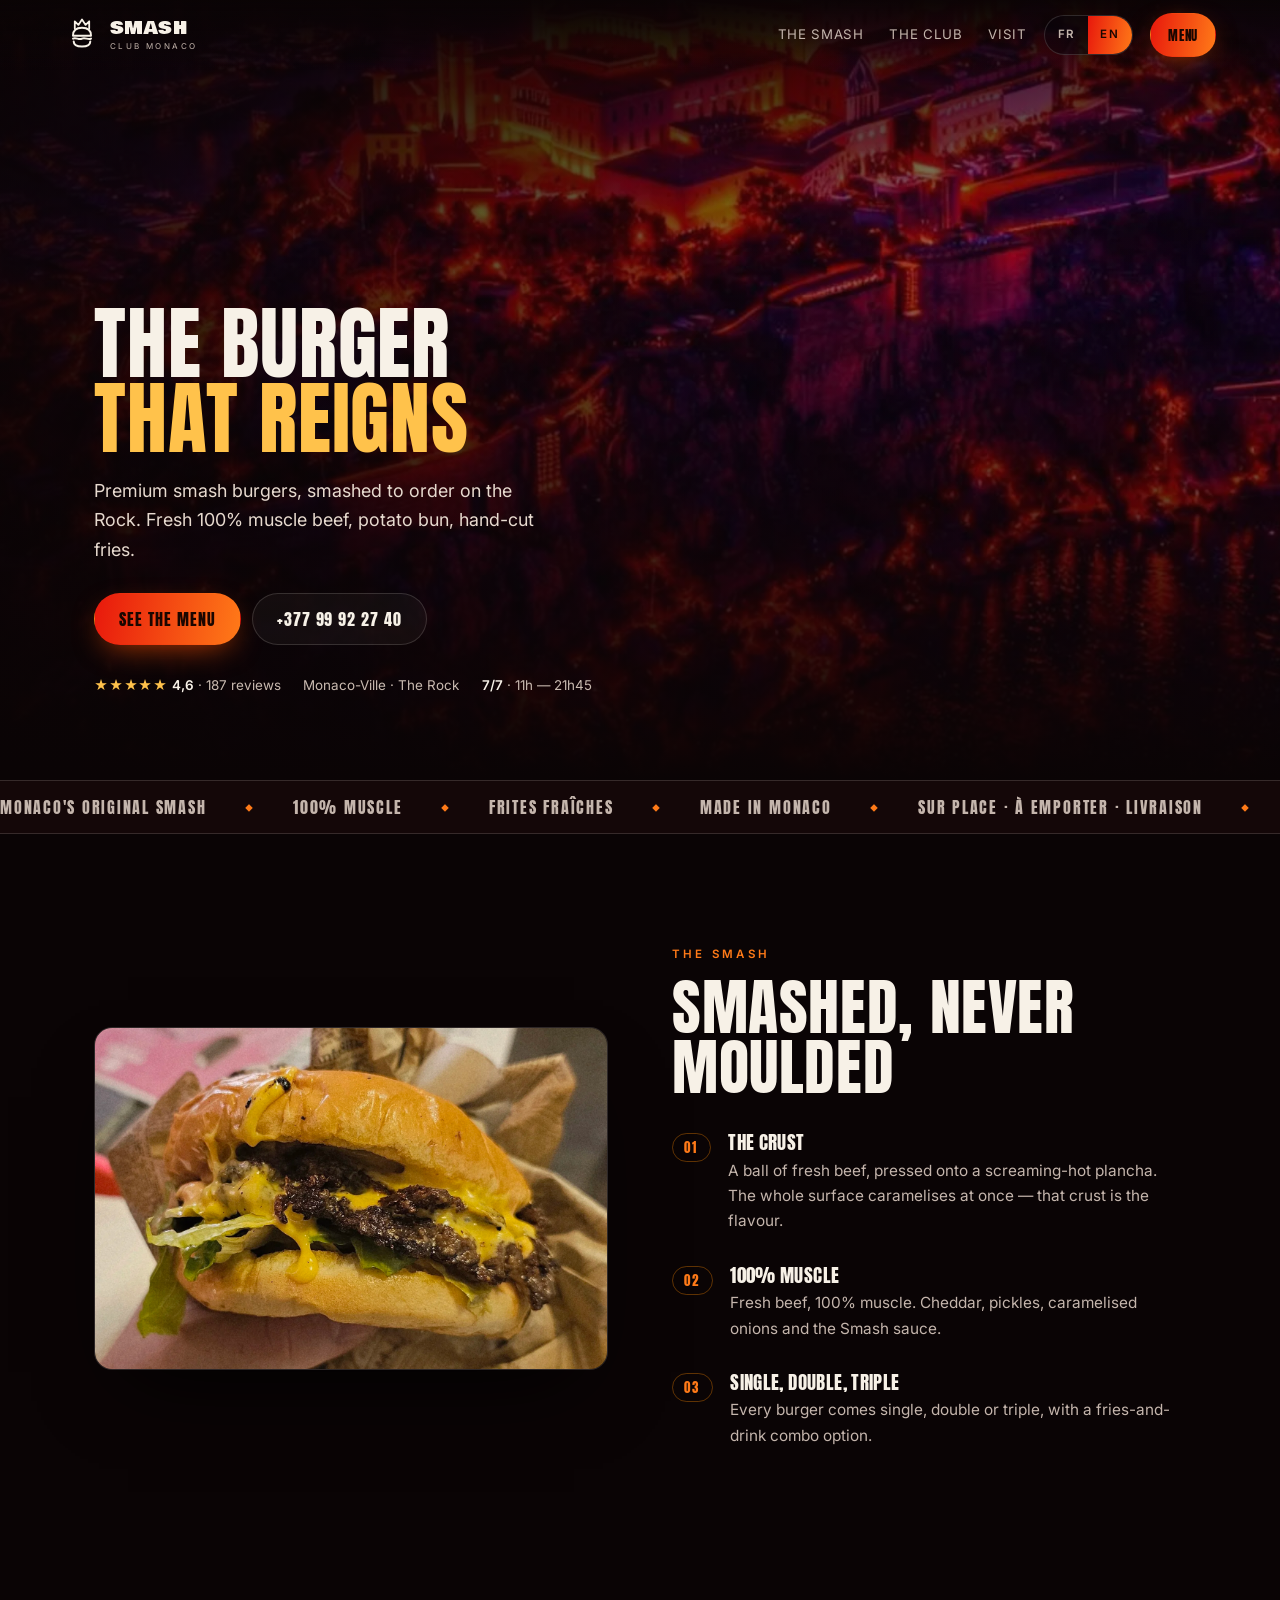
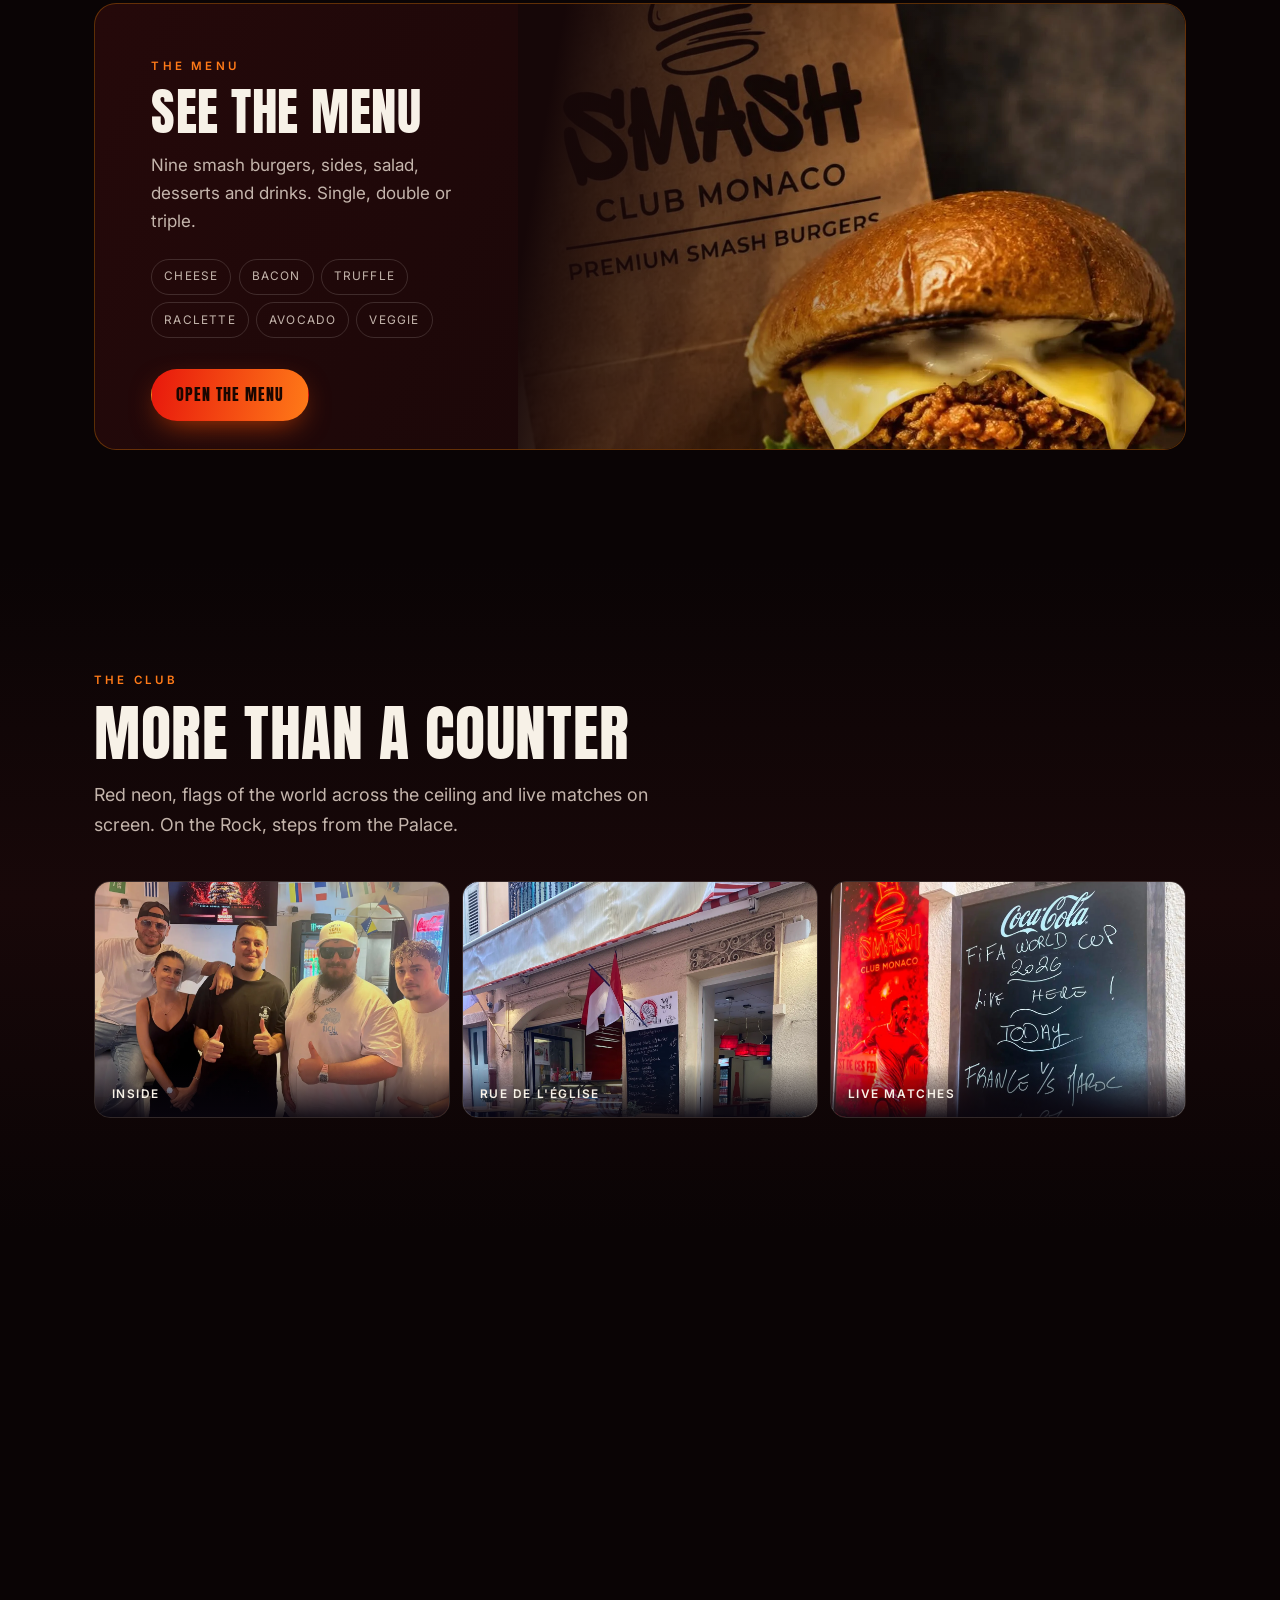
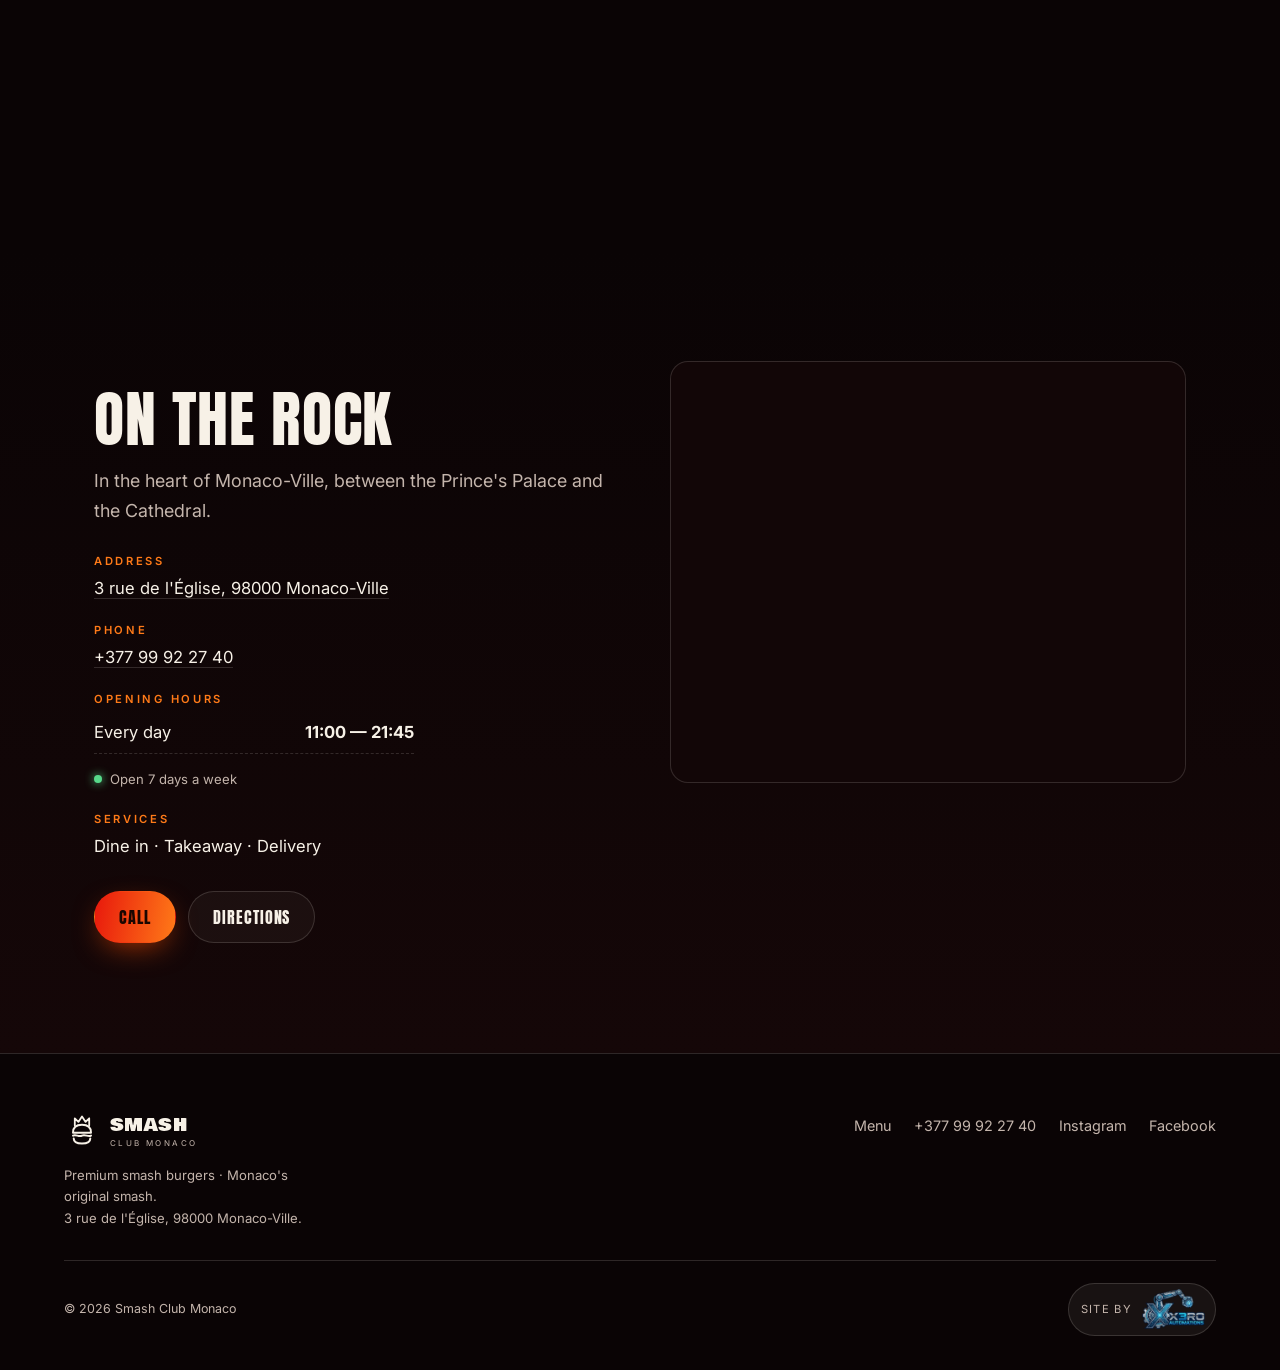
<file: docs/index.html>
<!doctype html>
<html lang="fr">
<head>
<meta charset="utf-8">
<meta name="viewport" content="width=device-width,initial-scale=1,viewport-fit=cover">
<!-- UNAPPROVED PREVIEW under the client's brand — stays out of the index until they sign off. -->
<meta name="robots" content="noindex,nofollow">
<title>Smash Club Monaco — Le burger qui règne · Monaco-Ville</title>
<meta name="description" content="Smash Club Monaco — premium smash burgers sur le Rocher, 3 rue de l'Église. Viande de bœuf fraîche 100% muscle, frites fraîches, 7/7 de 11h à 21h45. Sur place, à emporter, livraison.">
<meta name="theme-color" content="#0A0405">
<meta property="og:title" content="Smash Club Monaco — Le burger qui règne">
<meta property="og:description" content="Premium smash burgers à Monaco-Ville. 4,6★ · 7/7 de 11h à 21h45.">
<meta property="og:image" content="assets/hero-bg.webp">
<meta property="og:type" content="website">
<link rel="preconnect" href="https://fonts.googleapis.com">
<link rel="preconnect" href="https://fonts.gstatic.com" crossorigin>
<link href="https://fonts.googleapis.com/css2?family=Anton&family=Bowlby+One&family=Inter:wght@400;500;600;700&display=swap" rel="stylesheet">
<link rel="stylesheet" href="assets/css/core.css">
<link rel="icon" href="data:image/svg+xml,%3Csvg xmlns='http://www.w3.org/2000/svg' viewBox='0 0 100 100'%3E%3Crect width='100' height='100' rx='22' fill='%230A0405'/%3E%3Cg fill='none' stroke='%23FF7A18' stroke-width='6' stroke-linecap='round' stroke-linejoin='round'%3E%3Cpath d='M30 32V12l10 10 10-15 10 15 10-10v20'/%3E%3Cpath d='M25 52c0-15 10-22 25-22s25 7 25 22z'/%3E%3Cpath d='M25 60c8-5 16 5 25 0s17 5 25 0'/%3E%3Cpath d='M27 68c0 9 10 14 23 14s23-5 23-14'/%3E%3C/g%3E%3C/svg%3E">
<style>
/* ============ shell ============ */
.wrap{max-width:var(--maxw);margin:0 auto;padding-inline:var(--pad)}
.eyebrow{font:600 .72rem/1 var(--body);letter-spacing:.28em;text-transform:uppercase;color:var(--neon-2);display:block;margin-bottom:1rem}
.h2{font-size:clamp(2rem,5.4vw,3.9rem);line-height:.97}
.lead{color:var(--cream-dim);font-size:clamp(1rem,1.7vw,1.12rem);max-width:56ch;margin-top:1.05rem}
section{position:relative}

/* one calm reveal, used everywhere */
[data-reveal]{opacity:0;transform:translateY(20px);
  transition:opacity .7s cubic-bezier(.22,.8,.3,1),transform .7s cubic-bezier(.22,.8,.3,1)}
[data-reveal].in{opacity:1;transform:none}
@media (prefers-reduced-motion:reduce){[data-reveal]{opacity:1;transform:none}}

/* ============ nav ============ */
.nav{position:fixed;inset:0 0 auto;z-index:60;padding:.8rem var(--pad);
  display:flex;align-items:center;gap:1.1rem;
  background:linear-gradient(#0A0405E6,#0A040500);
  transition:background .35s ease,box-shadow .35s ease,backdrop-filter .35s ease}
.nav.stuck{background:#0A0405F5;backdrop-filter:blur(10px);box-shadow:0 1px 0 var(--line)}
.nav .logo{color:var(--cream);margin-right:auto}
.nav-links{display:flex;gap:1.6rem;font-size:.83rem;letter-spacing:.05em;text-transform:uppercase}
.nav-links a{text-decoration:none;color:var(--cream-dim);transition:color .25s}
.nav-links a:hover{color:var(--gold)}
.nav .btn{min-height:44px;font-size:.84rem;padding:0 1.05rem}
@media (max-width:980px){.nav-links{display:none}}

/* ============ hero — full-bleed cinematic band ============ */
.hero{position:relative;min-height:min(92svh,780px);display:flex;align-items:flex-end;
  padding:150px 0 clamp(48px,7vw,84px);overflow:clip;isolation:isolate}
.hero-bg{position:absolute;inset:0;z-index:-2}
.hero-bg img{width:100%;height:100%;object-fit:cover;object-position:center 42%}
/* scrim: keeps type readable over the photo, warm at the edges */
.hero::before{content:"";position:absolute;inset:0;z-index:-1;
  background:
    linear-gradient(180deg,rgba(10,4,5,.86) 0%,rgba(10,4,5,.28) 32%,rgba(10,4,5,.74) 78%,#0A0405 100%),
    linear-gradient(90deg,rgba(10,4,5,.88) 0%,rgba(10,4,5,.24) 60%,transparent 100%)}
.hero>.wrap{width:100%}   /* flex child would otherwise shrink to content and self-centre */
.hero-in{position:relative;z-index:1;max-width:640px}
.hero h1{font-size:clamp(2.6rem,6.4vw,5rem);line-height:.94}
.hero h1 em{font-style:normal;display:block;color:var(--gold)}
.hero .sub{margin-top:1.2rem;font-size:clamp(1rem,1.7vw,1.12rem);color:#E7DACF;max-width:40ch}
.hero-cta{display:flex;flex-wrap:wrap;gap:.7rem;margin-top:1.8rem}
.hero-meta{display:flex;flex-wrap:wrap;gap:.4rem 1.4rem;margin-top:1.8rem;font-size:.84rem;color:#C9BAB0;align-items:center}
.hero-meta b{color:var(--cream);font-weight:600}
.stars{color:var(--gold);letter-spacing:.06em}

.hero-fade{opacity:0;transform:translateY(14px);animation:heroIn .8s cubic-bezier(.22,.8,.3,1) forwards}
.f1{animation-delay:.05s}.f2{animation-delay:.15s}.f3{animation-delay:.25s}.f4{animation-delay:.35s}.f5{animation-delay:.45s}
@keyframes heroIn{to{opacity:1;transform:none}}
@media (prefers-reduced-motion:reduce){.hero-fade{animation:none;opacity:1;transform:none}}

@media (max-width:400px){
  .nav{gap:.55rem;padding-inline:16px}
  .nav .btn{padding:0 .85rem;font-size:.8rem}
}
@media (max-width:900px){
  .hero{min-height:78svh;padding:132px 0 54px;background-color:#0A0405}
  .hero-bg img{object-position:center 46%}
  .hero::before{background:linear-gradient(180deg,rgba(10,4,5,.84) 0%,rgba(10,4,5,.44) 30%,rgba(10,4,5,.84) 74%,#0A0405 100%)}
  .hero h1{font-size:clamp(2.3rem,9.6vw,3.3rem)}
}

/* ============ ticker ============ */
.ticker{border-block:1px solid var(--line);background:#140708;overflow:hidden;padding:.8rem 0}
.ticker-in{display:flex;gap:2.4rem;width:max-content;animation:slide 46s linear infinite}
.ticker span{font-family:var(--display);font-size:1rem;letter-spacing:.11em;color:var(--cream-dim);white-space:nowrap;text-transform:uppercase}
.ticker span::after{content:"\25C6";color:var(--neon-2);margin-left:2.4rem;font-size:.66em;vertical-align:middle}
@keyframes slide{to{transform:translateX(-50%)}}
@media (prefers-reduced-motion:reduce){.ticker-in{animation:none}}

/* ============ story ============ */
.story{padding:clamp(72px,9vw,120px) 0}
.story-in{display:grid;grid-template-columns:1fr 1fr;gap:clamp(28px,5vw,72px);align-items:center}
.story-img img{width:100%;height:auto;border-radius:18px;aspect-ratio:3/2;object-fit:cover;
  box-shadow:0 36px 80px -34px #000;border:1px solid var(--line)}
.steps{display:grid;gap:2rem;margin-top:2.2rem}
.step{display:grid;grid-template-columns:auto 1fr;gap:1.1rem;align-items:start}
.step .n{font-family:var(--display);font-size:.82rem;color:var(--neon-2);letter-spacing:.16em;
  border:1px solid rgba(255,138,0,.35);border-radius:999px;padding:.45rem .7rem;line-height:1}
.step h3{font-size:1.2rem;letter-spacing:.02em}
.step p{color:var(--cream-dim);margin-top:.4rem;font-size:.96rem}
@media (max-width:860px){.story-in{grid-template-columns:1fr}}

/* ============ menu card ============ */
.menucard{padding:clamp(20px,4vw,40px) 0 clamp(72px,9vw,110px)}
.mc{display:grid;grid-template-columns:1.1fr .9fr;align-items:stretch;text-decoration:none;color:inherit;
  border:1px solid rgba(255,138,0,.3);border-radius:22px;overflow:clip;
  background:linear-gradient(115deg,#25090A,#120607);
  transition:border-color .35s ease,transform .35s cubic-bezier(.22,.8,.3,1),box-shadow .35s ease}
.mc:hover{border-color:rgba(255,138,0,.62);transform:translateY(-3px);
  box-shadow:0 30px 70px -34px rgba(255,90,10,.55)}
.mc-txt{padding:clamp(30px,4.4vw,58px);display:flex;flex-direction:column;justify-content:center}
.mc-txt h2{font-size:clamp(2rem,4.6vw,3.2rem)}
.mc-txt p{color:var(--cream-dim);margin-top:.9rem;max-width:38ch}
.mc-list{display:flex;flex-wrap:wrap;gap:.45rem;margin-top:1.5rem}
.mc-list span{font-size:.74rem;letter-spacing:.1em;text-transform:uppercase;color:var(--cream-dim);
  border:1px solid var(--line);border-radius:999px;padding:.45rem .75rem}
.mc-cta{margin-top:1.9rem;display:flex;flex-wrap:wrap;gap:.7rem}
.mc-img{position:relative;aspect-ratio:3/2;overflow:clip}
.mc-img img{position:absolute;inset:0;width:100%;height:100%;object-fit:cover;
  transition:transform .7s cubic-bezier(.22,.8,.3,1)}
.mc:hover .mc-img img{transform:scale(1.04)}
.mc-img::after{content:"";position:absolute;inset:0;background:linear-gradient(100deg,#160708 6%,transparent 62%)}
@media (max-width:860px){.mc{grid-template-columns:1fr}.mc-img{order:-1}
  .mc-img::after{background:linear-gradient(#16070800 40%,#160708)}}

/* ============ club ============ */
.club{padding:clamp(72px,9vw,120px) 0;background:linear-gradient(#0A0405,#180809,#0A0405)}
.gal{display:grid;grid-template-columns:repeat(12,1fr);gap:12px;margin-top:2.6rem}
.gal figure{margin:0;border-radius:16px;overflow:clip;position:relative;border:1px solid var(--line)}
.gal img{width:100%;height:100%;object-fit:cover;transition:transform .7s cubic-bezier(.22,.8,.3,1)}
.gal figure:hover img{transform:scale(1.045)}
.gal figcaption{position:absolute;inset:auto 0 0 0;padding:1.5rem 1.05rem .9rem;
  font:600 .74rem/1.3 var(--body);letter-spacing:.13em;text-transform:uppercase;
  background:linear-gradient(transparent,rgba(8,4,13,.9))}
.ga,.gb,.gc{grid-column:span 4;aspect-ratio:3/2}
@media (max-width:900px){.ga,.gb,.gc{grid-column:span 6}}
@media (max-width:600px){.ga,.gb,.gc{grid-column:span 12}}

/* ============ reviews ============ */
.rev{padding:clamp(72px,9vw,110px) 0}
.rev-top{display:flex;flex-wrap:wrap;align-items:center;gap:1rem 1.5rem;margin-bottom:2.4rem}
.rev-top .big{font-family:var(--display);font-size:clamp(2.8rem,7vw,4.4rem);color:var(--gold);line-height:1}
.quotes{display:grid;grid-template-columns:repeat(auto-fit,minmax(272px,1fr));gap:12px}
.quote{border:1px solid var(--line);border-radius:16px;padding:1.6rem 1.45rem;background:rgba(255,255,255,.02);margin:0;
  transition:border-color .3s ease}
.quote:hover{border-color:rgba(255,138,0,.4)}
.quote p{font-size:.98rem;line-height:1.68}
.quote cite{display:block;margin-top:1rem;font-style:normal;font-size:.76rem;letter-spacing:.13em;text-transform:uppercase;color:var(--cream-dim)}
.quote .stars{margin-bottom:.8rem;display:block}

/* ============ infos ============ */
.info{padding:clamp(72px,9vw,110px) 0;background:linear-gradient(#0A0405,#150708)}
.info-grid{display:grid;grid-template-columns:1fr 1fr;gap:clamp(28px,5vw,60px);align-items:start}
.info dl{margin:1.9rem 0 0;display:grid;gap:1.4rem}
.info dt{font:600 .7rem/1 var(--body);letter-spacing:.24em;text-transform:uppercase;color:var(--neon-2);margin-bottom:.5rem}
.info dd{margin:0;font-size:1.04rem}
.info dd a{text-decoration:none;border-bottom:1px solid var(--line)}
.info dd a:hover{color:var(--gold);border-color:var(--gold)}
.hours-row{display:flex;justify-content:space-between;gap:1.2rem;max-width:320px;padding:.4rem 0;border-bottom:1px dashed var(--line)}
.open-pill{display:inline-flex;align-items:center;gap:.5rem;margin-top:.9rem;font-size:.82rem;color:var(--cream-dim)}
.open-pill i{width:8px;height:8px;border-radius:50%;background:#57D98A;box-shadow:0 0 10px #57D98A;display:block}
.map{border:1px solid var(--line);border-radius:18px;overflow:clip;background:#120607}
.map iframe{width:100%;height:420px;border:0;display:block}
@media (max-width:900px){
  .info-grid{grid-template-columns:1fr}
  .map{min-height:0;width:100%;max-width:100%}
  .map iframe{height:290px}
}
.cta-row{display:flex;flex-wrap:wrap;gap:.75rem;margin-top:1.9rem}
</style>
</head>
<body>
<a class="skip" href="#main"><span data-fr="Aller au contenu">Aller au contenu</span><span data-en="Skip to content"></span></a>

<header class="nav">
  <a class="logo" href="#top" aria-label="Smash Club Monaco">
    <svg class="logo-mark" viewBox="0 0 100 100" aria-hidden="true">
      <path class="crown" d="M30 32V12l10 10 10-15 10 15 10-10v20"/>
      <path d="M25 52c0-15 10-22 25-22s25 7 25 22z"/>
      <path d="M25 60c8-5 16 5 25 0s17 5 25 0"/>
      <path d="M27 68c0 9 10 14 23 14s23-5 23-14"/>
    </svg>
    <span class="logo-word"><b>SMASH</b><span>CLUB MONACO</span></span>
  </a>
  <nav class="nav-links" aria-label="Navigation">
    <a href="#story"><span data-fr="Le smash">Le smash</span><span data-en="The smash"></span></a>
    <a href="#club"><span data-fr="Le club">Le club</span><span data-en="The club"></span></a>
    <a href="#infos"><span data-fr="Nous trouver">Nous trouver</span><span data-en="Visit"></span></a>
  </nav>
  <div class="lang" role="group" aria-label="Langue / Language">
    <button type="button" data-lang="fr" aria-pressed="true">FR</button>
    <button type="button" data-lang="en" aria-pressed="false">EN</button>
  </div>
  <a class="btn btn-primary" href="menu.html">Menu</a>
</header>

<main id="main">
<span id="top"></span>

<!-- ================= HERO ================= -->
<section class="hero">
  <div class="hero-bg">
    <img src="assets/hero-bg.webp" width="1900" height="868" fetchpriority="high"
         data-alt-fr="Le Rocher de Monaco illuminé la nuit"
         data-alt-en="The Rock of Monaco lit up at night"
         alt="Le Rocher de Monaco illuminé la nuit">
  </div>
  <div class="wrap">
    <div class="hero-in">
      <h1>
        <span class="hero-fade f1" data-fr="Le burger">Le burger</span><span class="hero-fade f1" data-en="The burger"></span>
        <em class="hero-fade f2"><span data-fr="qui règne">qui règne</span><span data-en="that reigns"></span></em>
      </h1>
      <p class="sub hero-fade f3">
        <span data-fr="Premium smash burgers, écrasés à la commande sur le Rocher. Viande de bœuf fraîche 100% muscle, potatoe bun, frites fraîches.">Premium smash burgers, écrasés à la commande sur le Rocher. Viande de bœuf fraîche 100% muscle, potatoe bun, frites fraîches.</span>
        <span data-en="Premium smash burgers, smashed to order on the Rock. Fresh 100% muscle beef, potato bun, hand-cut fries."></span>
      </p>
      <div class="hero-cta hero-fade f4">
        <a class="btn btn-primary" href="menu.html"><span data-fr="Voir le menu">Voir le menu</span><span data-en="See the menu"></span></a>
        <a class="btn btn-ghost" href="tel:+37799922740">+377 99 92 27 40</a>
      </div>
      <div class="hero-meta hero-fade f5">
        <span><span class="stars">&#9733;&#9733;&#9733;&#9733;&#9733;</span> <b>4,6</b> · 187 <span data-fr="avis">avis</span><span data-en="reviews"></span></span>
        <span data-fr="Monaco-Ville · Le Rocher">Monaco-Ville · Le Rocher</span><span data-en="Monaco-Ville · The Rock"></span>
        <span><b>7/7</b> · 11h — 21h45</span>
      </div>
    </div>
  </div>
</section>

<!-- ================= TICKER ================= -->
<div class="ticker" aria-hidden="true">
  <div class="ticker-in">
    <span>Monaco's original smash</span><span>100% muscle</span><span>Frites fraîches</span>
    <span>Made in Monaco</span><span>Sur place · À emporter · Livraison</span><span>7/7 · 11h—21h45</span>
    <span>Monaco's original smash</span><span>100% muscle</span><span>Frites fraîches</span>
    <span>Made in Monaco</span><span>Sur place · À emporter · Livraison</span><span>7/7 · 11h—21h45</span>
  </div>
</div>

<!-- ================= STORY ================= -->
<section class="story" id="story">
  <div class="wrap story-in">
    <div class="story-img" data-reveal>
      <img src="assets/story.webp" width="1400" height="933" loading="lazy"
           data-alt-fr="Smash burger tenu à la main, cheddar fondu"
           data-alt-en="Smash burger held in hand, melted cheddar"
           alt="Smash burger tenu à la main, cheddar fondu">
    </div>
    <div>
      <span class="eyebrow" data-reveal><span data-fr="Le smash">Le smash</span><span data-en="The smash"></span></span>
      <h2 class="h2" data-reveal><span data-fr="Écrasé, jamais formé">Écrasé, jamais formé</span><span data-en="Smashed, never moulded"></span></h2>
      <div class="steps">
        <div class="step" data-reveal>
          <span class="n">01</span>
          <div>
            <h3><span data-fr="La croûte">La croûte</span><span data-en="The crust"></span></h3>
            <p><span data-fr="La boule de bœuf frais est écrasée sur la plaque brûlante. Toute la surface caramélise d'un coup — c'est cette croûte qui fait le goût.">La boule de bœuf frais est écrasée sur la plaque brûlante. Toute la surface caramélise d'un coup — c'est cette croûte qui fait le goût.</span><span data-en="A ball of fresh beef, pressed onto a screaming-hot plancha. The whole surface caramelises at once — that crust is the flavour."></span></p>
          </div>
        </div>
        <div class="step" data-reveal>
          <span class="n">02</span>
          <div>
            <h3><span data-fr="100% muscle">100% muscle</span><span data-en="100% muscle"></span></h3>
            <p><span data-fr="Viande de bœuf fraîche, 100% muscle. Cheddar, pickles, oignons caramélisés et la sauce Smash.">Viande de bœuf fraîche, 100% muscle. Cheddar, pickles, oignons caramélisés et la sauce Smash.</span><span data-en="Fresh beef, 100% muscle. Cheddar, pickles, caramelised onions and the Smash sauce."></span></p>
          </div>
        </div>
        <div class="step" data-reveal>
          <span class="n">03</span>
          <div>
            <h3><span data-fr="Simple, double, triple">Simple, double, triple</span><span data-en="Single, double, triple"></span></h3>
            <p><span data-fr="Chaque burger se commande en simple, double ou triple, avec l'option combo frites fraîches et boisson.">Chaque burger se commande en simple, double ou triple, avec l'option combo frites fraîches et boisson.</span><span data-en="Every burger comes single, double or triple, with a fries-and-drink combo option."></span></p>
          </div>
        </div>
      </div>
    </div>
  </div>
</section>

<!-- ================= MENU CARD ================= -->
<section class="menucard">
  <div class="wrap">
    <a class="mc" href="menu.html" data-reveal>
      <div class="mc-txt">
        <span class="eyebrow"><span data-fr="La carte">La carte</span><span data-en="The menu"></span></span>
        <h2><span data-fr="Voir le menu">Voir le menu</span><span data-en="See the menu"></span></h2>
        <p><span data-fr="Neuf smash burgers, sides, salade, desserts et boissons. Simple, double ou triple.">Neuf smash burgers, sides, salade, desserts et boissons. Simple, double ou triple.</span><span data-en="Nine smash burgers, sides, salad, desserts and drinks. Single, double or triple."></span></p>
        <div class="mc-list">
          <span>Cheese</span><span>Bacon</span><span>Truffle</span><span>Raclette</span><span>Avocado</span><span>Veggie</span>
        </div>
        <div class="mc-cta">
          <span class="btn btn-primary"><span data-fr="Ouvrir la carte">Ouvrir la carte</span><span data-en="Open the menu"></span></span>
        </div>
      </div>
      <div class="mc-img">
        <img src="assets/menu-card.webp" width="1400" height="933" loading="lazy"
             data-alt-fr="Sac kraft Smash Club Monaco et burger"
             data-alt-en="Smash Club Monaco kraft bag and burger"
             alt="Sac kraft Smash Club Monaco et burger">
      </div>
    </a>
  </div>
</section>

<!-- ================= CLUB ================= -->
<section class="club" id="club">
  <div class="wrap">
    <span class="eyebrow" data-reveal><span data-fr="Le club">Le club</span><span data-en="The club"></span></span>
    <h2 class="h2" data-reveal><span data-fr="Plus qu'un comptoir">Plus qu'un comptoir</span><span data-en="More than a counter"></span></h2>
    <p class="lead" data-reveal><span data-fr="Néons rouges, drapeaux du monde entier au plafond et les matchs en direct sur écran. Sur le Rocher, à deux pas du Palais.">Néons rouges, drapeaux du monde entier au plafond et les matchs en direct sur écran. Sur le Rocher, à deux pas du Palais.</span><span data-en="Red neon, flags of the world across the ceiling and live matches on screen. On the Rock, steps from the Palace."></span></p>
    <div class="gal">
      <figure class="ga" data-reveal>
        <img src="assets/gal-inside.webp" width="1400" height="933" loading="lazy"
             data-alt-fr="Intérieur du Smash Club, drapeaux du monde au plafond"
             data-alt-en="Inside Smash Club, world flags across the ceiling"
             alt="Intérieur du Smash Club, drapeaux du monde au plafond">
        <figcaption><span data-fr="L'intérieur">L'intérieur</span><span data-en="Inside"></span></figcaption>
      </figure>
      <figure class="gb" data-reveal>
        <img src="assets/gal-front.webp" width="1400" height="933" loading="lazy"
             data-alt-fr="Devanture du Smash Club, 3 rue de l'Église"
             data-alt-en="Smash Club storefront, 3 rue de l'Église"
             alt="Devanture du Smash Club, 3 rue de l'Église">
        <figcaption>Rue de l'Église</figcaption>
      </figure>
      <figure class="gc" data-reveal>
        <img src="assets/gal-neon.webp" width="1400" height="933" loading="lazy"
             data-alt-fr="Enseigne néon et ardoise annonçant le match du jour"
             data-alt-en="Neon sign and chalkboard announcing today's match"
             alt="Enseigne néon et ardoise annonçant le match du jour">
        <figcaption><span data-fr="Les matchs en direct">Les matchs en direct</span><span data-en="Live matches"></span></figcaption>
      </figure>
    </div>
  </div>
</section>

<!-- ================= REVIEWS ================= -->
<section class="rev">
  <div class="wrap">
    <span class="eyebrow" data-reveal><span data-fr="Les avis">Les avis</span><span data-en="Reviews"></span></span>
    <div class="rev-top" data-reveal>
      <span class="big">4,6</span>
      <div>
        <span class="stars" style="font-size:1.25rem">&#9733;&#9733;&#9733;&#9733;&#9733;</span>
        <p style="color:var(--cream-dim);font-size:.9rem"><span data-fr="187 avis Google · 4,8 sur Tripadvisor">187 avis Google · 4,8 sur Tripadvisor</span><span data-en="187 Google reviews · 4.8 on Tripadvisor"></span></p>
      </div>
    </div>
    <div class="quotes">
      <blockquote class="quote" data-reveal>
        <span class="stars">&#9733;&#9733;&#9733;&#9733;&#9733;</span>
        <p><span data-fr="« Le meilleur burger de Monaco est vraiment à la hauteur ! Équipe super sympa et très bonne ambiance. L'Avocado burger est incroyable, et le Raclette tout autant ! »">« Le meilleur burger de Monaco est vraiment à la hauteur ! Équipe super sympa et très bonne ambiance. L'Avocado burger est incroyable, et le Raclette tout autant ! »</span><span data-en="&ldquo;The best burger in Monaco really lives up to the hype! Super friendly team and a great vibe. The Avocado burger is amazing, and the Raclette one is just as good!&rdquo;"></span></p>
        <cite>Mathieu Nislad · Google</cite>
      </blockquote>
      <blockquote class="quote" data-reveal>
        <span class="stars">&#9733;&#9733;&#9733;&#9733;&#9733;</span>
        <p><span data-fr="« Les burgers et les frites étaient franchement délicieux, un de ces repas auxquels on repense après. La musique était parfaite aussi, très tendance. »">« Les burgers et les frites étaient franchement délicieux, un de ces repas auxquels on repense après. La musique était parfaite aussi, très tendance. »</span><span data-en="&ldquo;The burgers and fries were seriously delicious, one of those meals you keep thinking about after you leave. The music was on point too, really trendy.&rdquo;"></span></p>
        <cite>J&amp;L Family · Google</cite>
      </blockquote>
      <blockquote class="quote" data-reveal>
        <span class="stars">&#9733;&#9733;&#9733;&#9733;&#9733;</span>
        <p><span data-fr="« Bon service, le personnel était vraiment gentil. Nous avons pris un combo avec frites et boisson et un burger seul — les portions suffisaient largement pour deux. »">« Bon service, le personnel était vraiment gentil. Nous avons pris un combo avec frites et boisson et un burger seul — les portions suffisaient largement pour deux. »</span><span data-en="&ldquo;Good service, the staff were really kind. We ordered 1 combo with fries and drink, and 1 solo burger and we find the portion good enough for 2 people.&rdquo;"></span></p>
        <cite>Umi Umi · Google</cite>
      </blockquote>
    </div>
  </div>
</section>

<!-- ================= INFOS ================= -->
<section class="info" id="infos">
  <div class="wrap info-grid">
    <div>
      <span class="eyebrow" data-reveal><span data-fr="Nous trouver">Nous trouver</span><span data-en="Find us"></span></span>
      <h2 class="h2" data-reveal><span data-fr="Sur le Rocher">Sur le Rocher</span><span data-en="On the Rock"></span></h2>
      <p class="lead" data-reveal><span data-fr="Au cœur de Monaco-Ville, entre le Palais Princier et la Cathédrale.">Au cœur de Monaco-Ville, entre le Palais Princier et la Cathédrale.</span><span data-en="In the heart of Monaco-Ville, between the Prince's Palace and the Cathedral."></span></p>
      <dl data-reveal>
        <div>
          <dt><span data-fr="Adresse">Adresse</span><span data-en="Address"></span></dt>
          <dd><a class="inline-a" href="https://maps.google.com/?q=Smash+Club+Monaco,3+Rue+de+l'Eglise,98000+Monaco" target="_blank" rel="noopener">3 rue de l'Église, 98000 Monaco-Ville</a></dd>
        </div>
        <div>
          <dt><span data-fr="Téléphone">Téléphone</span><span data-en="Phone"></span></dt>
          <dd><a class="inline-a" href="tel:+37799922740">+377 99 92 27 40</a></dd>
        </div>
        <div>
          <dt><span data-fr="Horaires">Horaires</span><span data-en="Opening hours"></span></dt>
          <dd>
            <div class="hours-row"><span data-fr="Tous les jours">Tous les jours</span><span data-en="Every day"></span><b>11:00 — 21:45</b></div>
            <span class="open-pill"><i></i><span data-fr="Ouvert 7 jours sur 7">Ouvert 7 jours sur 7</span><span data-en="Open 7 days a week"></span></span>
          </dd>
        </div>
        <div>
          <dt>Services</dt>
          <dd><span data-fr="Sur place · À emporter · Livraison">Sur place · À emporter · Livraison</span><span data-en="Dine in · Takeaway · Delivery"></span></dd>
        </div>
      </dl>
      <div class="cta-row" data-reveal>
        <a class="btn btn-primary" href="tel:+37799922740"><span data-fr="Appeler">Appeler</span><span data-en="Call"></span></a>
        <a class="btn btn-ghost" href="https://maps.google.com/?q=Smash+Club+Monaco,3+Rue+de+l'Eglise,98000+Monaco" target="_blank" rel="noopener"><span data-fr="Itinéraire">Itinéraire</span><span data-en="Directions"></span></a>
      </div>
    </div>
    <div class="map" data-reveal>
      <iframe title="Smash Club Monaco — 3 rue de l'Église, Monaco-Ville" loading="lazy"
        referrerpolicy="no-referrer-when-downgrade" allowfullscreen
        src="https://www.google.com/maps?q=Smash+Club+Monaco,3+Rue+de+l%27Eglise,98000+Monaco&hl=fr&z=17&output=embed"></iframe>
    </div>
  </div>
</section>
</main>

<footer class="foot">
  <div class="foot-in">
    <div>
      <a class="logo" href="#top" aria-label="Smash Club Monaco">
        <svg class="logo-mark" viewBox="0 0 100 100" aria-hidden="true">
          <path class="crown" d="M30 32V12l10 10 10-15 10 15 10-10v20"/>
          <path d="M25 52c0-15 10-22 25-22s25 7 25 22z"/>
          <path d="M25 60c8-5 16 5 25 0s17 5 25 0"/>
          <path d="M27 68c0 9 10 14 23 14s23-5 23-14"/>
        </svg>
        <span class="logo-word"><b>SMASH</b><span>CLUB MONACO</span></span>
      </a>
      <small>Premium smash burgers · Monaco's original smash.<br>3 rue de l'Église, 98000 Monaco-Ville.</small>
    </div>
    <nav class="foot-links" aria-label="Pied de page">
      <a href="menu.html">Menu</a>
      <a href="tel:+37799922740">+377 99 92 27 40</a>
      <a href="https://www.instagram.com/smash_club_monaco/" target="_blank" rel="noopener">Instagram</a>
      <a href="https://www.facebook.com/lescopainsdabordmc/" target="_blank" rel="noopener">Facebook</a>
    </nav>
  </div>
  <div class="credit">
    <span>© <span data-year></span> Smash Club Monaco</span>
    <a class="by" href="https://x3roautomations.it" target="_blank" rel="noopener">
      <span data-fr="Site par">Site par</span><span data-en="Site by"></span>
      <img src="assets/x3ro-logo.webp" width="300" height="188" loading="lazy" alt="x3ro Automations">
    </a>
  </div>
</footer>

<script src="assets/js/core.js" defer></script>
</body>
</html>
</file>
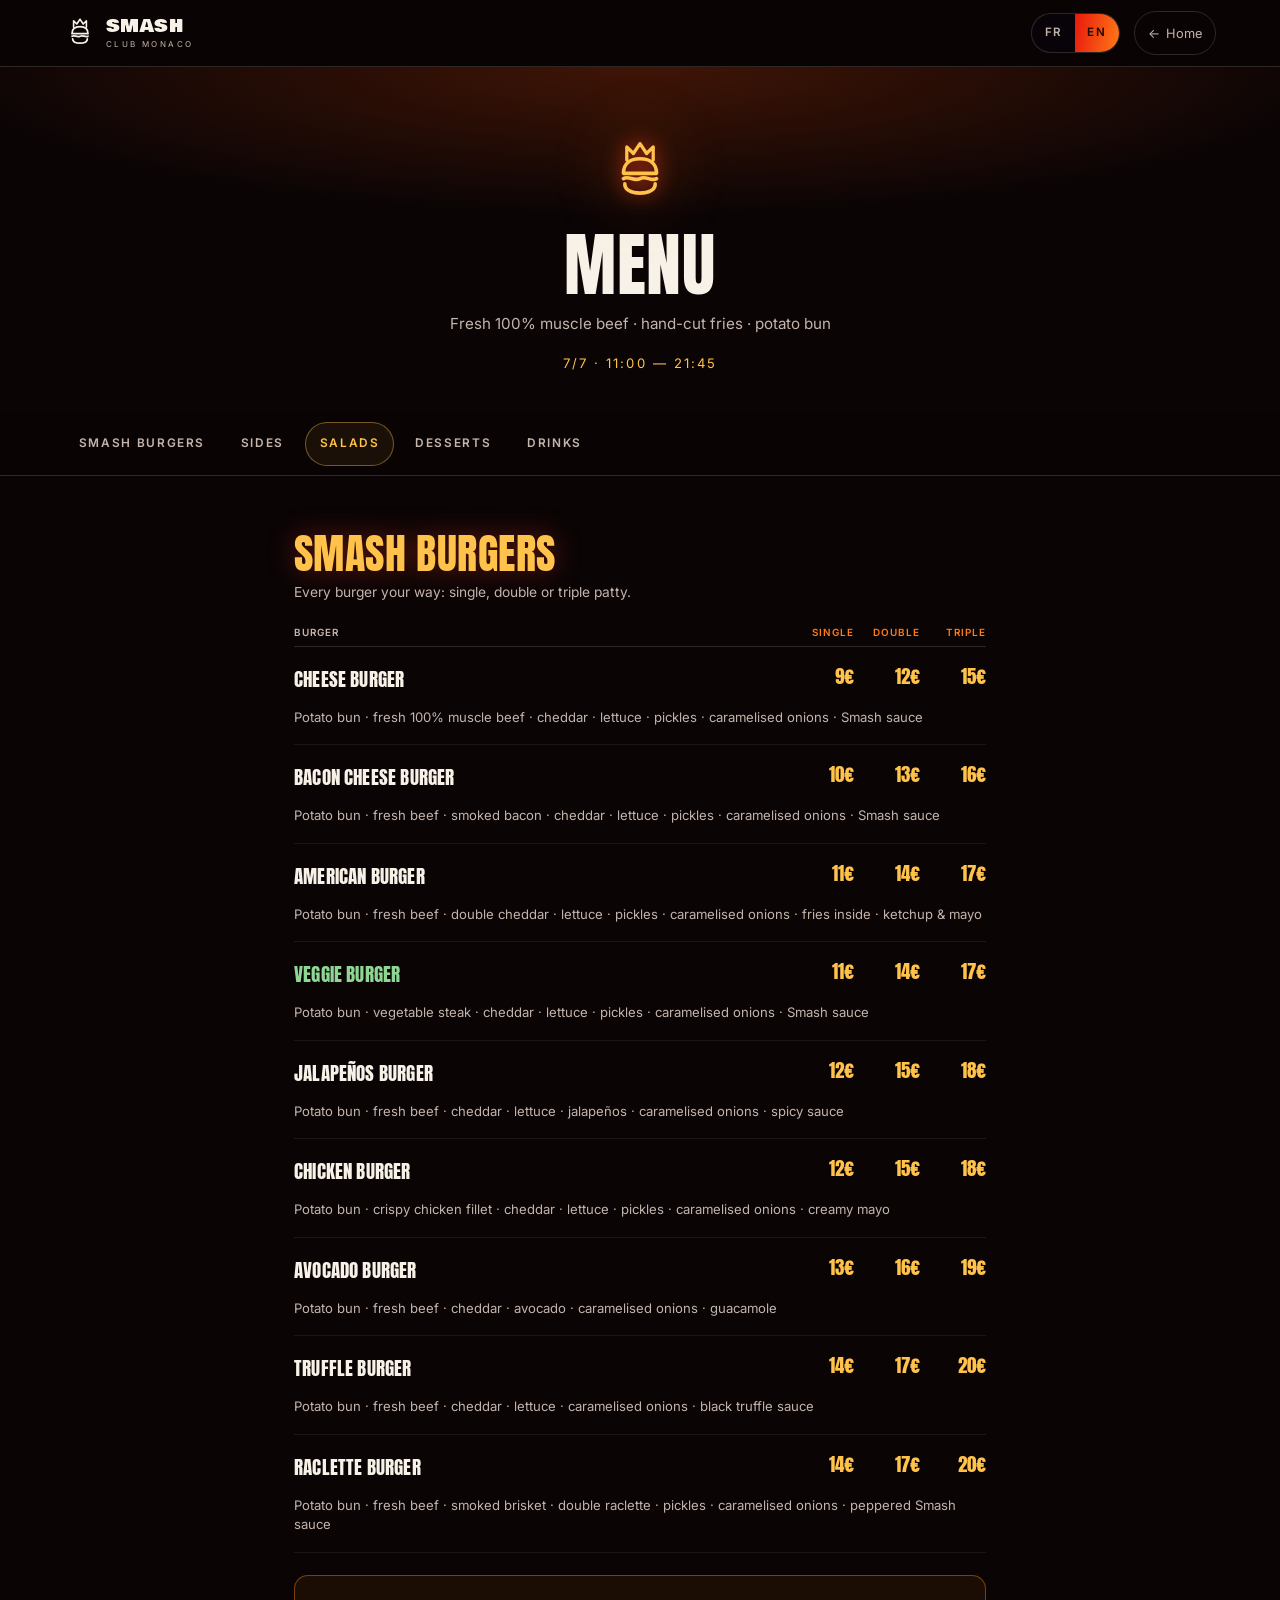
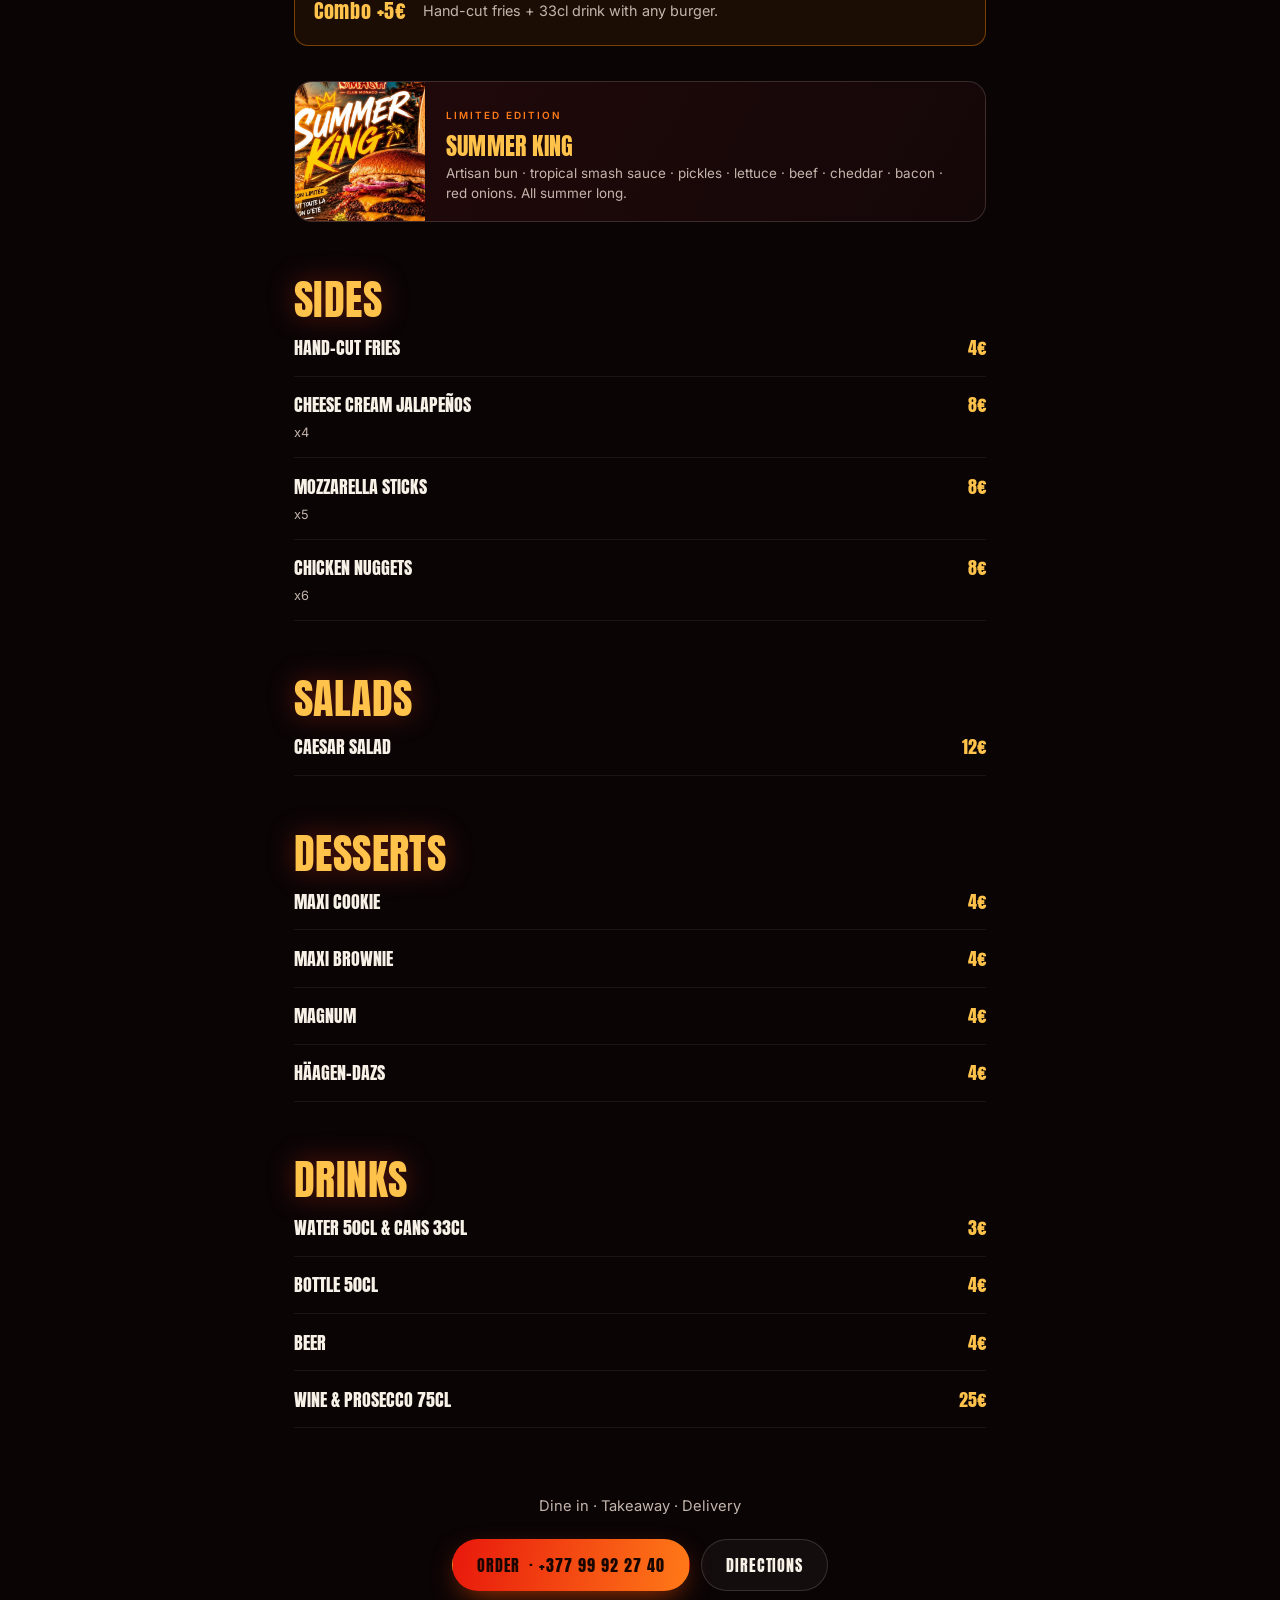
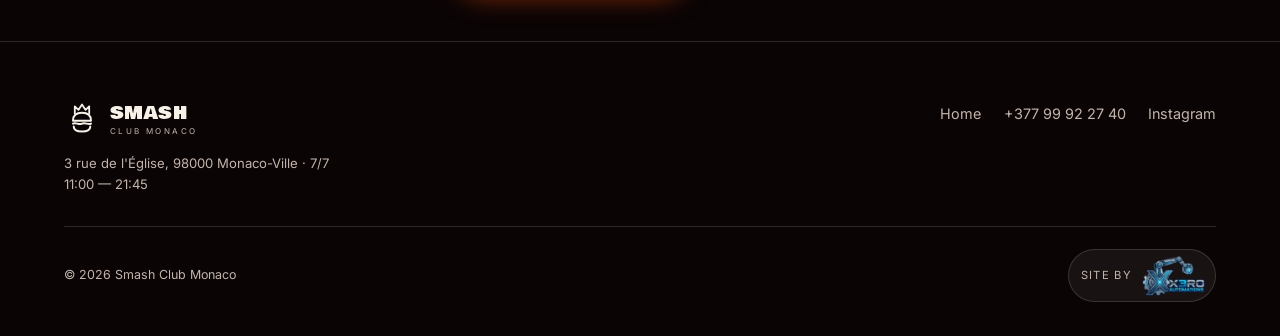
<file: docs/menu.html>
<!doctype html>
<html lang="fr">
<head>
<meta charset="utf-8">
<meta name="viewport" content="width=device-width,initial-scale=1,viewport-fit=cover">
<meta name="robots" content="noindex,nofollow">
<title>Menu — Smash Club Monaco</title>
<meta name="description" content="La carte complète du Smash Club Monaco : smash burgers simple, double ou triple, sides, salade César, desserts et boissons. 3 rue de l'Église, Monaco-Ville.">
<meta name="theme-color" content="#0A0405">
<link rel="preconnect" href="https://fonts.googleapis.com">
<link rel="preconnect" href="https://fonts.gstatic.com" crossorigin>
<link href="https://fonts.googleapis.com/css2?family=Anton&family=Bowlby+One&family=Inter:wght@400;500;600;700&display=swap" rel="stylesheet">
<link rel="stylesheet" href="assets/css/core.css">
<link rel="icon" href="data:image/svg+xml,%3Csvg xmlns='http://www.w3.org/2000/svg' viewBox='0 0 100 100'%3E%3Crect width='100' height='100' rx='22' fill='%230A0405'/%3E%3Cg fill='none' stroke='%23FF7A18' stroke-width='6' stroke-linecap='round' stroke-linejoin='round'%3E%3Cpath d='M30 32V12l10 10 10-15 10 15 10-10v20'/%3E%3Cpath d='M25 52c0-15 10-22 25-22s25 7 25 22z'/%3E%3Cpath d='M25 60c8-5 16 5 25 0s17 5 25 0'/%3E%3Cpath d='M27 68c0 9 10 14 23 14s23-5 23-14'/%3E%3C/g%3E%3C/svg%3E">
<style>
.wrap{max-width:820px;margin:0 auto;padding-inline:var(--pad)}

/* ---- top bar ---- */
.mbar{position:sticky;top:0;z-index:60;background:#0A0405F2;backdrop-filter:blur(10px);
  border-bottom:1px solid var(--line);padding:.7rem var(--pad);display:flex;align-items:center;gap:.9rem}
.mbar .logo{color:var(--cream);margin-right:auto}
.mbar .logo-mark{width:32px;height:32px}
.mbar .logo-word b{font-size:1.1rem}
.back{display:inline-flex;align-items:center;gap:.4rem;min-height:44px;padding:0 .8rem;border-radius:999px;
  border:1px solid var(--line);text-decoration:none;color:var(--cream-dim);font-size:.8rem;transition:.2s}
.back:hover{color:var(--gold);border-color:var(--gold)}

/* ---- masthead ---- */
.mhead{text-align:center;padding:clamp(38px,8vw,72px) 0 clamp(26px,4vw,38px);
  background:radial-gradient(90% 70% at 50% 0,rgba(255,80,10,.22),transparent 62%)}
.mhead .logo-mark{width:66px;height:66px;margin:0 auto 1.1rem}
.mhead h1{font-size:clamp(2.6rem,11vw,4.4rem)}
.mhead p{color:var(--cream-dim);margin-top:.8rem;font-size:.95rem}
.mhead .hrs{margin-top:1.1rem;font-size:.82rem;letter-spacing:.16em;text-transform:uppercase;color:var(--gold)}

/* ---- sticky category nav ---- */
/* --bar-h / --cats-h are measured at runtime; hard-coding them drifts the moment
   the header grows (e.g. when tap targets get a 44px minimum). */
.cats{position:sticky;top:var(--bar-h,56px);z-index:50;background:#0A0405F5;backdrop-filter:blur(10px);
  border-bottom:1px solid var(--line);overflow-x:auto;-webkit-overflow-scrolling:touch;scrollbar-width:none}
.cats::-webkit-scrollbar{display:none}
.cats-in{display:flex;gap:.4rem;padding:.55rem var(--pad);width:max-content;min-width:100%}
.cats a{white-space:nowrap;text-decoration:none;color:var(--cream-dim);font:600 .74rem/1 var(--body);
  letter-spacing:.14em;text-transform:uppercase;padding:.72rem .85rem;border-radius:999px;
  border:1px solid transparent;min-height:44px;display:inline-flex;align-items:center;transition:.2s}
.cats a:hover,.cats a.on{color:var(--gold);border-color:rgba(255,194,75,.4);background:rgba(255,194,75,.07)}

/* ---- sections ---- */
.msec{padding:clamp(34px,6vw,58px) 0 0;
  scroll-margin-top:calc(var(--bar-h,56px) + var(--cats-h,60px) + 8px)}
.msec h2{font-size:clamp(1.8rem,6vw,2.6rem);color:var(--gold);
  filter:drop-shadow(0 0 14px rgba(255,60,26,.35))}
.msec .note{color:var(--cream-dim);font-size:.86rem;margin-top:.5rem}

/* ---- size header ---- */
.szhead{display:grid;grid-template-columns:1fr repeat(3,58px);gap:.5rem;align-items:end;
  margin-top:1.5rem;padding-bottom:.5rem;border-bottom:1px solid var(--line)}
.szhead>span{font:600 .62rem/1 var(--body);letter-spacing:.1em;text-transform:uppercase;color:var(--neon-2);text-align:right}
.szhead>span:first-child{text-align:left;color:var(--cream-dim)}

/* ---- items ---- */
.item{display:grid;grid-template-columns:1fr repeat(3,58px);gap:.5rem;
  padding:1.05rem 0;border-bottom:1px solid rgba(247,241,231,.07);align-items:start}
.item .nm{font-family:var(--display);font-size:1.16rem;letter-spacing:.01em;text-transform:uppercase}
.item .ing{grid-column:1/-1;color:var(--cream-dim);font-size:.82rem;line-height:1.5;margin-top:.35rem}
.item .p{font-family:var(--display);font-size:1.16rem;color:var(--gold);text-align:right;line-height:1.3}
.item.veg .nm{color:#8FD694}

/* simple two-column rows (sides, desserts, drinks) */
.row{display:flex;justify-content:space-between;gap:1.2rem;padding:.85rem 0;
  border-bottom:1px solid rgba(247,241,231,.07);align-items:baseline}
.row .nm{font-family:var(--display);font-size:1.1rem;text-transform:uppercase}
.row .p{font-family:var(--display);font-size:1.1rem;color:var(--gold);white-space:nowrap}
.row small{display:block;color:var(--cream-dim);font-size:.8rem;font-family:var(--body);text-transform:none;letter-spacing:0;margin-top:.2rem}

/* ---- combo callout ---- */
.combo{margin-top:1.4rem;border:1px solid rgba(255,138,0,.42);background:rgba(255,138,0,.07);
  border-radius:14px;padding:1.1rem 1.2rem;display:flex;flex-wrap:wrap;gap:.5rem 1rem;align-items:center}
.combo b{font-family:var(--display);color:var(--gold);font-size:1.25rem;font-weight:400;letter-spacing:.03em}
.combo span{color:var(--cream-dim);font-size:.9rem}

/* ---- king strip ---- */
.kingstrip{margin-top:2.2rem;border:1px solid var(--line);border-radius:18px;overflow:clip;
  display:grid;grid-template-columns:130px 1fr;align-items:center;background:linear-gradient(120deg,#22090A,#140708)}
.kingstrip img{width:100%;height:100%;object-fit:cover;min-height:130px}
.kingstrip div{padding:1.1rem 1.3rem}
.kingstrip .lbl{font:600 .62rem/1 var(--body);letter-spacing:.2em;text-transform:uppercase;color:var(--neon-2)}
.kingstrip h3{font-size:1.5rem;margin:.45rem 0 .35rem;color:var(--gold)}
.kingstrip p{color:var(--cream-dim);font-size:.84rem;line-height:1.5}

/* ---- bottom cta ---- */
.mcta{margin:clamp(40px,7vw,66px) 0 0;text-align:center;padding-bottom:clamp(30px,5vw,50px)}
.mcta .btns{display:flex;flex-wrap:wrap;gap:.7rem;justify-content:center;margin-top:1.3rem}
.mcta p{color:var(--cream-dim);font-size:.92rem}

@media (max-width:400px){
  .mbar{gap:.5rem;padding-inline:16px}
  .back{padding:0 .6rem;font-size:.74rem}
}
@media (max-width:430px){
  .szhead,.item{grid-template-columns:1fr repeat(3,46px)}
  .item .nm{font-size:1.05rem}
  .item .p{font-size:1rem}
  .szhead span{font-size:.56rem}
  .kingstrip{grid-template-columns:1fr}
  .kingstrip img{min-height:150px}
}
</style>
</head>
<body>
<a class="skip" href="#menu"><span data-fr="Aller au menu">Aller au menu</span><span data-en="Skip to menu"></span></a>

<header class="mbar">
  <a class="logo" href="index.html" aria-label="Smash Club Monaco">
    <svg class="logo-mark" viewBox="0 0 100 100" aria-hidden="true">
      <path class="crown" d="M30 32V12l10 10 10-15 10 15 10-10v20"/>
      <path d="M25 52c0-15 10-22 25-22s25 7 25 22z"/>
      <path d="M25 60c8-5 16 5 25 0s17 5 25 0"/>
      <path d="M27 68c0 9 10 14 23 14s23-5 23-14"/>
    </svg>
    <span class="logo-word"><b>SMASH</b><span>CLUB MONACO</span></span>
  </a>
  <div class="lang" role="group" aria-label="Langue / Language">
    <button type="button" data-lang="fr" aria-pressed="true">FR</button>
    <button type="button" data-lang="en" aria-pressed="false">EN</button>
  </div>
  <a class="back" href="index.html">&#8592; <span data-fr="Accueil">Accueil</span><span data-en="Home"></span></a>
</header>

<div class="mhead">
  <svg class="logo-mark neon" viewBox="0 0 100 100" aria-hidden="true">
    <path class="crown" d="M30 32V12l10 10 10-15 10 15 10-10v20"/>
      <path d="M25 52c0-15 10-22 25-22s25 7 25 22z"/>
      <path d="M25 60c8-5 16 5 25 0s17 5 25 0"/>
      <path d="M27 68c0 9 10 14 23 14s23-5 23-14"/>
  </svg>
  <h1>Menu</h1>
  <p><span data-fr="Viande de bœuf fraîche 100% muscle · frites fraîches · potatoe bun">Viande de bœuf fraîche 100% muscle · frites fraîches · potatoe bun</span><span data-en="Fresh 100% muscle beef · hand-cut fries · potato bun"></span></p>
  <p class="hrs">7/7 · 11:00 — 21:45</p>
</div>

<nav class="cats" aria-label="Catégories">
  <div class="cats-in">
    <a href="#burgers">Smash Burgers</a>
    <a href="#sides">Sides</a>
    <a href="#salades"><span data-fr="Salades">Salades</span><span data-en="Salads"></span></a>
    <a href="#desserts">Desserts</a>
    <a href="#boissons"><span data-fr="Boissons">Boissons</span><span data-en="Drinks"></span></a>
  </div>
</nav>

<main id="menu">
<div class="wrap">

  <!-- ============ BURGERS ============ -->
  <section class="msec" id="burgers">
    <h2>Smash Burgers</h2>
    <p class="note"><span data-fr="Chaque burger au choix : simple, double ou triple steak.">Chaque burger au choix : simple, double ou triple steak.</span><span data-en="Every burger your way: single, double or triple patty."></span></p>

    <div class="szhead">
      <span>Burger</span>
      <span><span data-fr="Simple">Simple</span><span data-en="Single"></span></span>
      <span>Double</span>
      <span>Triple</span>
    </div>

    <div class="item">
      <div class="nm">Cheese Burger</div><div class="p">9€</div><div class="p">12€</div><div class="p">15€</div>
      <div class="ing"><span data-fr="Potatoe bun · bœuf frais 100% muscle · cheddar · laitue · pickles · oignons caramélisés · sauce Smash">Potatoe bun · bœuf frais 100% muscle · cheddar · laitue · pickles · oignons caramélisés · sauce Smash</span><span data-en="Potato bun · fresh 100% muscle beef · cheddar · lettuce · pickles · caramelised onions · Smash sauce"></span></div>
    </div>
    <div class="item">
      <div class="nm">Bacon Cheese Burger</div><div class="p">10€</div><div class="p">13€</div><div class="p">16€</div>
      <div class="ing"><span data-fr="Potatoe bun · bœuf frais · bacon fumé · cheddar · laitue · pickles · oignons caramélisés · sauce Smash">Potatoe bun · bœuf frais · bacon fumé · cheddar · laitue · pickles · oignons caramélisés · sauce Smash</span><span data-en="Potato bun · fresh beef · smoked bacon · cheddar · lettuce · pickles · caramelised onions · Smash sauce"></span></div>
    </div>
    <div class="item">
      <div class="nm">American Burger</div><div class="p">11€</div><div class="p">14€</div><div class="p">17€</div>
      <div class="ing"><span data-fr="Potatoe bun · bœuf frais · double cheddar · laitue · pickles · oignons caramélisés · frites fraîches · ketchup &amp; mayonnaise">Potatoe bun · bœuf frais · double cheddar · laitue · pickles · oignons caramélisés · frites fraîches · ketchup &amp; mayonnaise</span><span data-en="Potato bun · fresh beef · double cheddar · lettuce · pickles · caramelised onions · fries inside · ketchup &amp; mayo"></span></div>
    </div>
    <div class="item veg">
      <div class="nm">Veggie Burger</div><div class="p">11€</div><div class="p">14€</div><div class="p">17€</div>
      <div class="ing"><span data-fr="Potatoe bun · steak de légumes · cheddar · laitue · pickles · oignons caramélisés · sauce Smash">Potatoe bun · steak de légumes · cheddar · laitue · pickles · oignons caramélisés · sauce Smash</span><span data-en="Potato bun · vegetable steak · cheddar · lettuce · pickles · caramelised onions · Smash sauce"></span></div>
    </div>
    <div class="item">
      <div class="nm">Jalapeños Burger</div><div class="p">12€</div><div class="p">15€</div><div class="p">18€</div>
      <div class="ing"><span data-fr="Potatoe bun · bœuf frais · cheddar · laitue · jalapeños · oignons caramélisés · spicy sauce">Potatoe bun · bœuf frais · cheddar · laitue · jalapeños · oignons caramélisés · spicy sauce</span><span data-en="Potato bun · fresh beef · cheddar · lettuce · jalapeños · caramelised onions · spicy sauce"></span></div>
    </div>
    <div class="item">
      <div class="nm">Chicken Burger</div><div class="p">12€</div><div class="p">15€</div><div class="p">18€</div>
      <div class="ing"><span data-fr="Potatoe bun · filet de poulet croustillant · cheddar · laitue · pickles · oignons caramélisés · sauce mayonnaise onctueuse">Potatoe bun · filet de poulet croustillant · cheddar · laitue · pickles · oignons caramélisés · sauce mayonnaise onctueuse</span><span data-en="Potato bun · crispy chicken fillet · cheddar · lettuce · pickles · caramelised onions · creamy mayo"></span></div>
    </div>
    <div class="item">
      <div class="nm">Avocado Burger</div><div class="p">13€</div><div class="p">16€</div><div class="p">19€</div>
      <div class="ing"><span data-fr="Potatoe bun · bœuf frais · cheddar · avocat · oignons caramélisés · guacamole">Potatoe bun · bœuf frais · cheddar · avocat · oignons caramélisés · guacamole</span><span data-en="Potato bun · fresh beef · cheddar · avocado · caramelised onions · guacamole"></span></div>
    </div>
    <div class="item">
      <div class="nm">Truffle Burger</div><div class="p">14€</div><div class="p">17€</div><div class="p">20€</div>
      <div class="ing"><span data-fr="Potatoe bun · bœuf frais · cheddar · laitue · oignons caramélisés · sauce truffe noire">Potatoe bun · bœuf frais · cheddar · laitue · oignons caramélisés · sauce truffe noire</span><span data-en="Potato bun · fresh beef · cheddar · lettuce · caramelised onions · black truffle sauce"></span></div>
    </div>
    <div class="item">
      <div class="nm">Raclette Burger</div><div class="p">14€</div><div class="p">17€</div><div class="p">20€</div>
      <div class="ing"><span data-fr="Potatoe bun · bœuf frais · poitrine fumée · double raclette · pickles · oignons caramélisés · sauce Smash poivrée">Potatoe bun · bœuf frais · poitrine fumée · double raclette · pickles · oignons caramélisés · sauce Smash poivrée</span><span data-en="Potato bun · fresh beef · smoked brisket · double raclette · pickles · caramelised onions · peppered Smash sauce"></span></div>
    </div>

    <div class="combo">
      <b>Combo +5€</b>
      <span data-fr="Frites fraîches + boisson 33 cl avec n'importe quel burger.">Frites fraîches + boisson 33 cl avec n'importe quel burger.</span>
      <span data-en="Hand-cut fries + 33cl drink with any burger."></span>
    </div>

    <div class="kingstrip">
      <img src="assets/summerking.webp" width="1254" height="1254" loading="lazy"
           data-alt-fr="Summer King, burger édition limitée" data-alt-en="Summer King, limited-edition burger"
           alt="Summer King, burger édition limitée">
      <div>
        <span class="lbl"><span data-fr="Édition limitée">Édition limitée</span><span data-en="Limited edition"></span></span>
        <h3>Summer King</h3>
        <p><span data-fr="Bun artisanal · sauce smash tropicale · pickles · laitue · bœuf · cheddar · bacon · oignons rouges. Toute la saison d'été.">Bun artisanal · sauce smash tropicale · pickles · laitue · bœuf · cheddar · bacon · oignons rouges. Toute la saison d'été.</span><span data-en="Artisan bun · tropical smash sauce · pickles · lettuce · beef · cheddar · bacon · red onions. All summer long."></span></p>
      </div>
    </div>
  </section>

  <!-- ============ SIDES ============ -->
  <section class="msec" id="sides">
    <h2>Sides</h2>
    <div class="row"><span class="nm"><span data-fr="Frites fraîches">Frites fraîches</span><span data-en="Hand-cut fries"></span></span><span class="p">4€</span></div>
    <div class="row"><span class="nm">Cheese cream jalapeños <small>x4</small></span><span class="p">8€</span></div>
    <div class="row"><span class="nm">Mozzarella sticks <small>x5</small></span><span class="p">8€</span></div>
    <div class="row"><span class="nm">Chicken nuggets <small>x6</small></span><span class="p">8€</span></div>
  </section>

  <!-- ============ SALADES ============ -->
  <section class="msec" id="salades">
    <h2><span data-fr="Salades">Salades</span><span data-en="Salads"></span></h2>
    <div class="row"><span class="nm"><span data-fr="Salade César">Salade César</span><span data-en="Caesar Salad"></span></span><span class="p">12€</span></div>
  </section>

  <!-- ============ DESSERTS ============ -->
  <section class="msec" id="desserts">
    <h2>Desserts</h2>
    <div class="row"><span class="nm">Maxi Cookie</span><span class="p">4€</span></div>
    <div class="row"><span class="nm">Maxi Brownie</span><span class="p">4€</span></div>
    <div class="row"><span class="nm">Magnum</span><span class="p">4€</span></div>
    <div class="row"><span class="nm">Häagen-Dazs</span><span class="p">4€</span></div>
  </section>

  <!-- ============ BOISSONS ============ -->
  <section class="msec" id="boissons">
    <h2><span data-fr="Boissons">Boissons</span><span data-en="Drinks"></span></h2>
    <div class="row"><span class="nm"><span data-fr="Eaux 50 cl &amp; cannettes 33 cl">Eaux 50 cl &amp; cannettes 33 cl</span><span data-en="Water 50cl &amp; cans 33cl"></span></span><span class="p">3€</span></div>
    <div class="row"><span class="nm"><span data-fr="Bouteille 50 cl">Bouteille 50 cl</span><span data-en="Bottle 50cl"></span></span><span class="p">4€</span></div>
    <div class="row"><span class="nm"><span data-fr="Bière">Bière</span><span data-en="Beer"></span></span><span class="p">4€</span></div>
    <div class="row"><span class="nm"><span data-fr="Vins &amp; Prosecco 75 cl">Vins &amp; Prosecco 75 cl</span><span data-en="Wine &amp; Prosecco 75cl"></span></span><span class="p">25€</span></div>
  </section>

  <div class="mcta">
    <p><span data-fr="Sur place · À emporter · Livraison">Sur place · À emporter · Livraison</span><span data-en="Dine in · Takeaway · Delivery"></span></p>
    <div class="btns">
      <a class="btn btn-primary" href="tel:+37799922740"><span data-fr="Commander">Commander</span><span data-en="Order"></span> · +377 99 92 27 40</a>
      <a class="btn btn-ghost" href="https://maps.google.com/?q=Smash+Club+Monaco,3+Rue+de+l'Eglise,98000+Monaco" target="_blank" rel="noopener"><span data-fr="Itinéraire">Itinéraire</span><span data-en="Directions"></span></a>
    </div>
  </div>
</div>
</main>

<footer class="foot">
  <div class="foot-in">
    <div>
      <a class="logo" href="index.html" aria-label="Smash Club Monaco">
        <svg class="logo-mark" viewBox="0 0 100 100" aria-hidden="true">
          <path class="crown" d="M30 32V12l10 10 10-15 10 15 10-10v20"/>
      <path d="M25 52c0-15 10-22 25-22s25 7 25 22z"/>
      <path d="M25 60c8-5 16 5 25 0s17 5 25 0"/>
      <path d="M27 68c0 9 10 14 23 14s23-5 23-14"/>
        </svg>
        <span class="logo-word"><b>SMASH</b><span>CLUB MONACO</span></span>
      </a>
      <small>3 rue de l'Église, 98000 Monaco-Ville · 7/7 11:00 — 21:45</small>
    </div>
    <nav class="foot-links" aria-label="Pied de page">
      <a href="index.html"><span data-fr="Accueil">Accueil</span><span data-en="Home"></span></a>
      <a href="tel:+37799922740">+377 99 92 27 40</a>
      <a href="https://www.instagram.com/smash_club_monaco/" target="_blank" rel="noopener">Instagram</a>
    </nav>
  </div>
  <div class="credit">
    <span>© <span data-year></span> Smash Club Monaco</span>
    <a class="by" href="https://x3roautomations.it" target="_blank" rel="noopener">
      <span data-fr="Site par">Site par</span><span data-en="Site by"></span>
      <img src="assets/x3ro-logo.webp" width="300" height="188" loading="lazy" alt="x3ro Automations">
    </a>
  </div>
</footer>
<script src="assets/js/core.js" defer></script>
<script defer>
function syncStickyOffsets(){
  var bar=document.querySelector('.mbar'), cats=document.querySelector('.cats');
  if(!bar||!cats) return;
  var r=document.documentElement;
  r.style.setProperty('--bar-h', Math.round(bar.getBoundingClientRect().height)+'px');
  r.style.setProperty('--cats-h', Math.round(cats.getBoundingClientRect().height)+'px');
}
syncStickyOffsets();
window.addEventListener('resize', syncStickyOffsets, {passive:true});
window.addEventListener('load', function () {
  syncStickyOffsets();
  var links = [].slice.call(document.querySelectorAll('.cats a'));
  var secs = links.map(function (a) { return document.querySelector(a.getAttribute('href')); });
  if (!('IntersectionObserver' in window)) return;
  var io = new IntersectionObserver(function (entries) {
    entries.forEach(function (en) {
      if (!en.isIntersecting) return;
      var i = secs.indexOf(en.target);
      links.forEach(function (l, j) { l.classList.toggle('on', i === j); });
      // keep the active pill visible in the horizontal scroller
      var active = links[i];
      if (active && active.parentElement) {
        var bar = active.parentElement.parentElement;
        var want = active.offsetLeft - (bar.clientWidth - active.offsetWidth) / 2;
        bar.scrollTo({ left: Math.max(0, want), behavior: 'smooth' });
      }
    });
  }, { rootMargin: '-45% 0px -50% 0px' });
  secs.forEach(function (s) { if (s) io.observe(s); });
});
</script>
</body>
</html>
</file>
<file: docs/assets/css/core.css>
/* Smash Club Monaco — core tokens, logo, controls, footer.
   Shared by index.html and menu.html. All paths relative (GitHub Pages subpath). */

:root{
  /* Palette lifted from the venue itself: red interior walls, red-orange neon
     sign, kraft packaging, black marker logo. */
  --ink:#0A0405;
  --night:#170809;
  --night-2:#210A0B;
  --red-deep:#7E0D08;
  --neon:#E8180C;      /* the wall red */
  --neon-2:#FF7A18;    /* the neon glow */
  --gold:#FFC24B;
  --cream:#F7F1E7;
  --cream-dim:#C4B5AC;
  --kraft:#C9A176;
  --line:rgba(247,241,231,.15);

  --glow:0 0 18px rgba(255,60,26,.55), 0 0 52px rgba(255,110,0,.28);
  --maxw:1220px;
  --pad:clamp(20px,5vw,64px);

  --display:'Anton',"Arial Narrow",Impact,sans-serif;
  --body:'Inter',-apple-system,BlinkMacSystemFont,'Segoe UI',Roboto,sans-serif;
}

*,*::before,*::after{box-sizing:border-box}
html{overflow-x:clip;-webkit-text-size-adjust:100%}
body{
  margin:0;overflow-x:clip;
  background:var(--ink);color:var(--cream);
  font-family:var(--body);font-size:17px;line-height:1.65;
  -webkit-font-smoothing:antialiased;
}
img{max-width:100%;display:block}
a{color:inherit}
h1,h2,h3{font-family:var(--display);font-weight:400;letter-spacing:.01em;line-height:.95;margin:0;text-transform:uppercase}
p{margin:0}

@media (prefers-reduced-motion:reduce){
  *,*::before,*::after{animation-duration:.001ms!important;animation-iteration-count:1!important;transition-duration:.001ms!important}
}

/* ---------- logo ----------
   Vector redraw of their neon mark: 3-spike crown over a neon-tube burger.
   Wordmark uses Bowlby One, closest free match to their brush lettering. */
.logo{display:flex;align-items:center;gap:.62rem;text-decoration:none}
.logo-mark{width:36px;height:36px;flex:none;overflow:visible}
.logo-mark path{
  fill:none;stroke:currentColor;stroke-width:5.5;
  stroke-linecap:round;stroke-linejoin:round;
}
.logo-mark .crown{stroke-width:5}
.logo-word{display:flex;flex-direction:column;line-height:1}
.logo-word b{font-family:'Bowlby One',var(--display);font-size:1.1rem;letter-spacing:.03em;font-weight:400}
.logo-word span{font-size:.5rem;letter-spacing:.3em;color:var(--cream-dim);margin-top:.28rem;white-space:nowrap}

/* Narrow phones (iPhone SE / 320): the wordmark wrapped to two lines and the
   language toggle was getting squeezed out of the bar. */
@media (max-width:400px){
  .logo-mark{width:30px;height:30px}
  .logo-word b{font-size:.95rem}
  .logo-word span{font-size:.42rem;letter-spacing:.2em}
  .lang{flex:0 0 auto}
  .lang button{padding-inline:.7rem}
}

/* neon treatment, used in the hero */
.neon{color:var(--gold);filter:drop-shadow(0 0 10px rgba(255,60,26,.75)) drop-shadow(0 0 34px rgba(255,120,0,.45))}
.neon-flicker{animation:flick 7s infinite}
@keyframes flick{
  0%,96%,100%{opacity:1}
  96.6%{opacity:.55}
  97.2%{opacity:1}
  97.8%{opacity:.42}
  98.4%{opacity:1}
}

/* ---------- buttons ---------- */
.btn{
  display:inline-flex;align-items:center;justify-content:center;gap:.55rem;
  min-height:52px;padding:0 1.5rem;border-radius:999px;
  font-family:var(--display);font-size:1rem;letter-spacing:.06em;text-transform:uppercase;
  text-decoration:none;border:1.5px solid transparent;cursor:pointer;
  transition:transform .25s cubic-bezier(.2,.7,.3,1),box-shadow .25s,background .25s,color .25s;
}
.btn-primary{background:linear-gradient(100deg,var(--neon),var(--neon-2));color:#1A0600;box-shadow:0 10px 30px -10px rgba(255,80,0,.75)}
.btn-primary:hover{transform:translateY(-2px);box-shadow:0 16px 40px -12px rgba(255,80,0,.9)}
.btn-ghost{border-color:var(--line);color:var(--cream);background:rgba(247,241,231,.04)}
.btn-ghost:hover{border-color:var(--gold);color:var(--gold);transform:translateY(-2px)}

/* ---------- language switch ---------- */
.lang{display:inline-flex;border:1px solid var(--line);border-radius:999px;overflow:hidden;background:rgba(8,4,13,.5)}
.lang button{
  appearance:none;background:none;border:0;color:var(--cream-dim);cursor:pointer;
  font:600 .72rem/1 var(--body);letter-spacing:.12em;padding:.62rem .78rem;min-height:38px;
  transition:background .2s,color .2s;
}
.lang button[aria-pressed="true"]{background:linear-gradient(100deg,var(--neon),var(--neon-2));color:#1A0600}
[data-en]{display:none}
html[lang="en"] [data-fr]{display:none}
html[lang="en"] [data-en]{display:revert}

/* ---------- footer ---------- */
.foot{border-top:1px solid var(--line);background:var(--ink);padding:clamp(38px,6vw,60px) var(--pad) 34px}
.foot-in{max-width:var(--maxw);margin:0 auto;display:flex;flex-wrap:wrap;gap:26px;justify-content:space-between;align-items:flex-start}
.foot small{display:block;color:var(--cream-dim);font-size:.82rem;margin-top:.9rem;max-width:34ch}
.foot-links{display:flex;flex-wrap:wrap;gap:1.4rem;font-size:.9rem}
.foot-links a{color:var(--cream-dim);text-decoration:none;transition:color .2s}
.foot-links a:hover{color:var(--gold)}
.credit{max-width:var(--maxw);margin:30px auto 0;border-top:1px solid var(--line);padding-top:22px;
  display:flex;flex-wrap:wrap;gap:.6rem 1rem;align-items:center;justify-content:space-between;
  color:var(--cream-dim);font-size:.78rem}
.credit a{color:var(--cream);text-decoration:none}
.credit a:hover{color:var(--gold)}

/* x3ro credit — kept small and in its natural 300:188 proportion, but the mark is
   dark navy and disappeared against the near-black footer at 30px/0.72 opacity.
   Full opacity, larger, and sat on a faint chip so it separates from the ground. */
.by{display:inline-flex;align-items:center;gap:.6rem;text-decoration:none;
  padding:.35rem .6rem .35rem .7rem;border-radius:999px;
  border:1px solid var(--line);background:rgba(247,241,231,.06);
  transition:border-color .25s,background .25s}
.by:hover{border-color:rgba(255,194,75,.5);background:rgba(247,241,231,.1)}
.by span{font-size:.7rem;letter-spacing:.12em;text-transform:uppercase;color:var(--cream-dim)}
.by img{height:40px;width:auto;display:block}

/* Tap targets ≥44px. Keyed on coarse pointer OR narrow viewport — `pointer:coarse`
   alone misses touch-screen laptops and does not apply in a resized desktop
   browser, so the rule was silently untested. Wide desktop is untouched. */
@media (pointer:coarse),(max-width:900px){
  .foot-links a,.credit a,.credit .by,.inline-a,.info dd a,.cats a{
    display:inline-flex;align-items:center;min-height:44px}
  .foot-links a{min-width:44px}   /* short labels like "Menu" fall under 44 on width */
  /* 44px-tall items would otherwise leave a huge gap between wrapped rows */
  .foot-links{gap:0 1.3rem}
  .foot-in{gap:18px}
  .lang button{min-height:44px;padding-inline:1rem}
  .logo,.back{min-height:44px}
  .nav-links a{display:inline-flex;align-items:center;min-height:44px}
}

.sr{position:absolute;width:1px;height:1px;padding:0;margin:-1px;overflow:hidden;clip:rect(0 0 0 0);white-space:nowrap;border:0}
.skip{position:absolute;left:-9999px;top:0;z-index:200;background:var(--gold);color:#180C00;padding:.8rem 1.2rem;border-radius:0 0 8px 0;font-weight:700}
.skip:focus{left:0}
:focus-visible{outline:2px solid var(--gold);outline-offset:3px;border-radius:4px}
</file>
